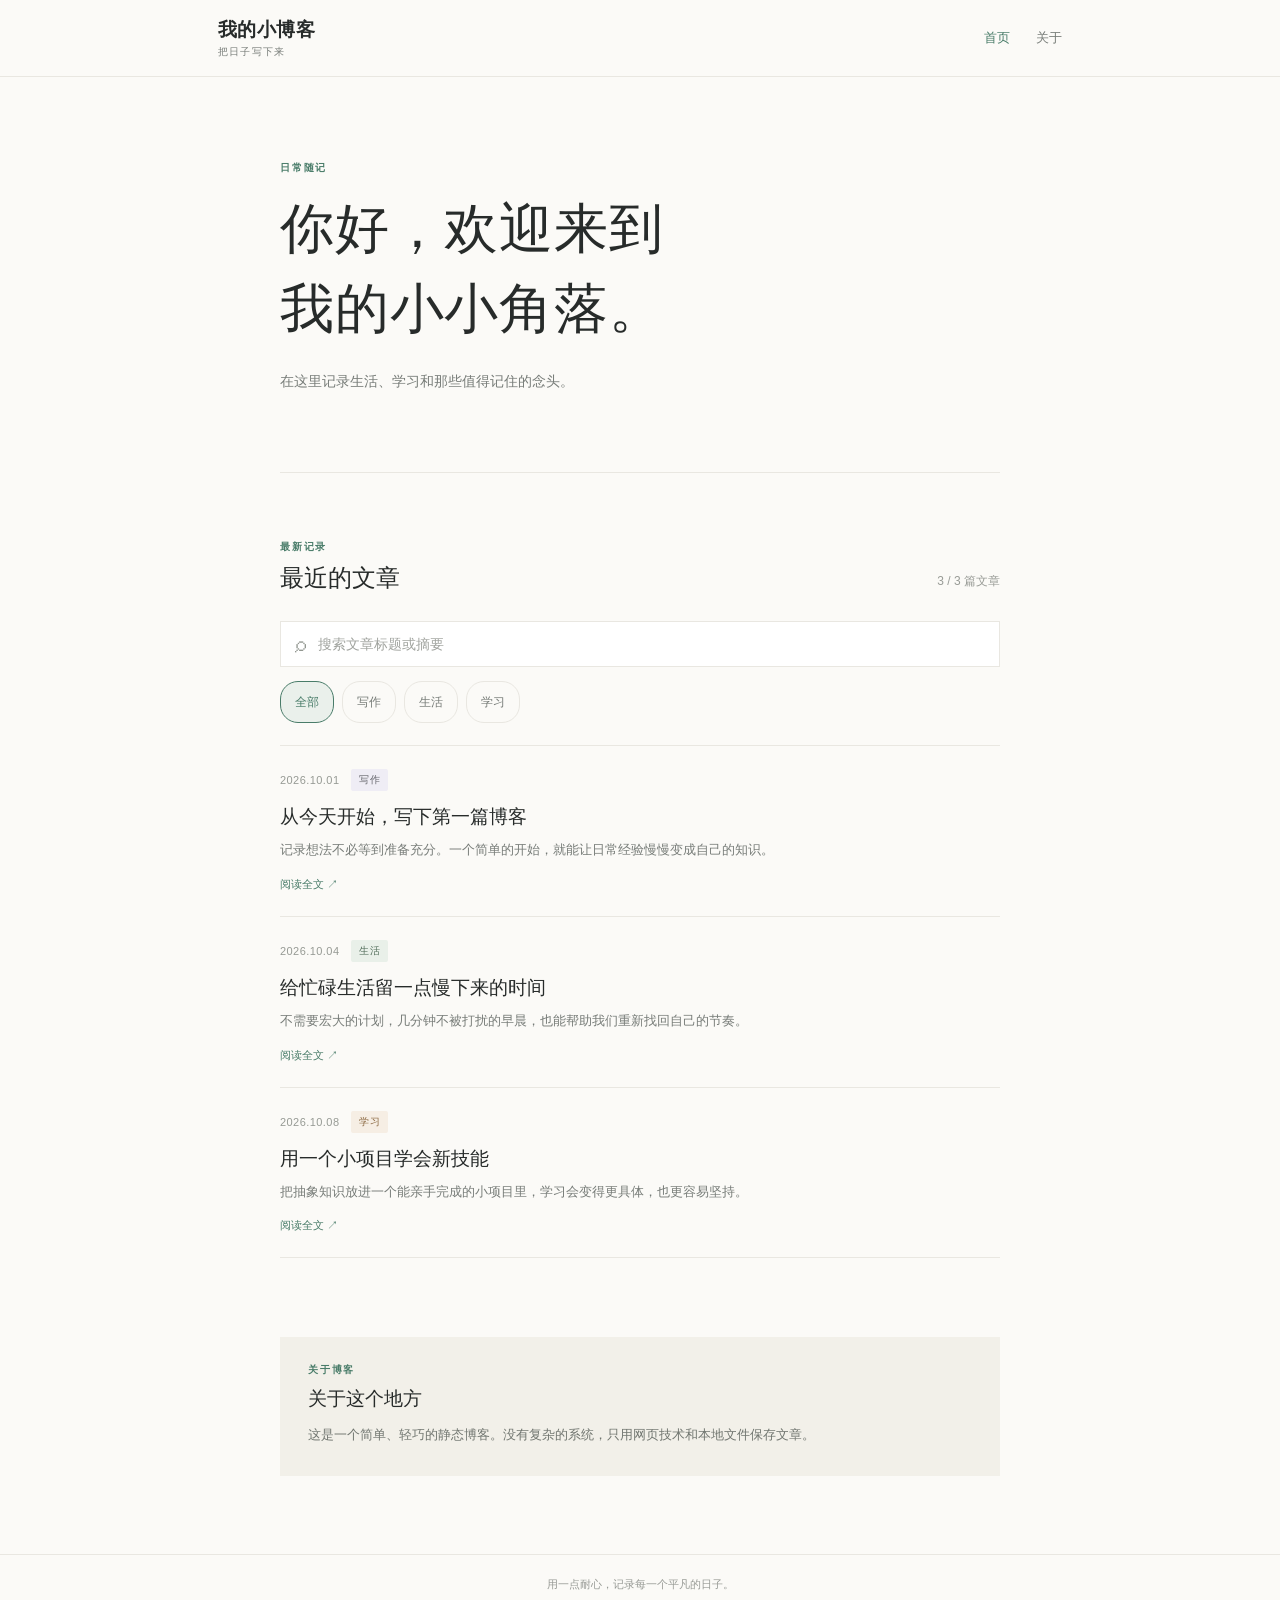
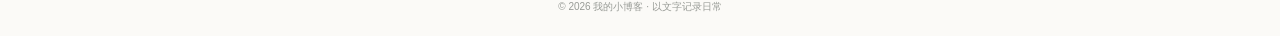
<file: index.html>
<!doctype html>
<html lang="zh-CN">
<head>
  <meta charset="utf-8">
  <meta name="viewport" content="width=device-width, initial-scale=1">
  <meta name="description" content="一个用来记录生活、写作和学习的小小静态博客。">
  <title>我的小博客</title>
  <link rel="stylesheet" href="assets/css/style.css">
  <script src="data/posts.js" defer></script>
  <script src="assets/js/main.js" defer></script>
</head>
<body>
  <header class="site-header">
    <div class="header-inner">
      <a class="brand" href="index.html">我的小博客<span>把日子写下来</span></a>
      <nav aria-label="主导航"><a class="active" href="index.html">首页</a><a href="#about">关于</a></nav>
    </div>
  </header>
  <main class="page-shell">
    <section class="hero">
      <p class="eyebrow">日常随记</p>
      <h1>你好，欢迎来到<br>我的小小角落。</h1>
      <p>在这里记录生活、学习和那些值得记住的念头。</p>
    </section>
    <section class="posts-section" aria-labelledby="posts-heading">
      <div class="section-heading"><div><p class="eyebrow">最新记录</p><h2 id="posts-heading">最近的文章</h2></div><span id="post-count" class="post-count"></span></div>
      <div class="post-tools">
        <label class="search-box"><span aria-hidden="true">⌕</span><input id="post-search" type="search" placeholder="搜索文章标题或摘要" autocomplete="off" aria-label="搜索文章标题或摘要"></label>
        <div id="category-filters" class="category-filters" role="group" aria-label="按分类筛选文章"></div>
      </div>
      <div id="post-list" class="post-list" aria-live="polite"></div>
    </section>
    <section id="about" class="about-card"><p class="eyebrow">关于博客</p><h2>关于这个地方</h2><p>这是一个简单、轻巧的静态博客。没有复杂的系统，只用网页技术和本地文件保存文章。</p></section>
  </main>
  <footer class="site-footer"><p>用一点耐心，记录每一个平凡的日子。</p><p class="copyright">© 2026 我的小博客 · 以文字记录日常</p></footer>
</body>
</html>
</file>
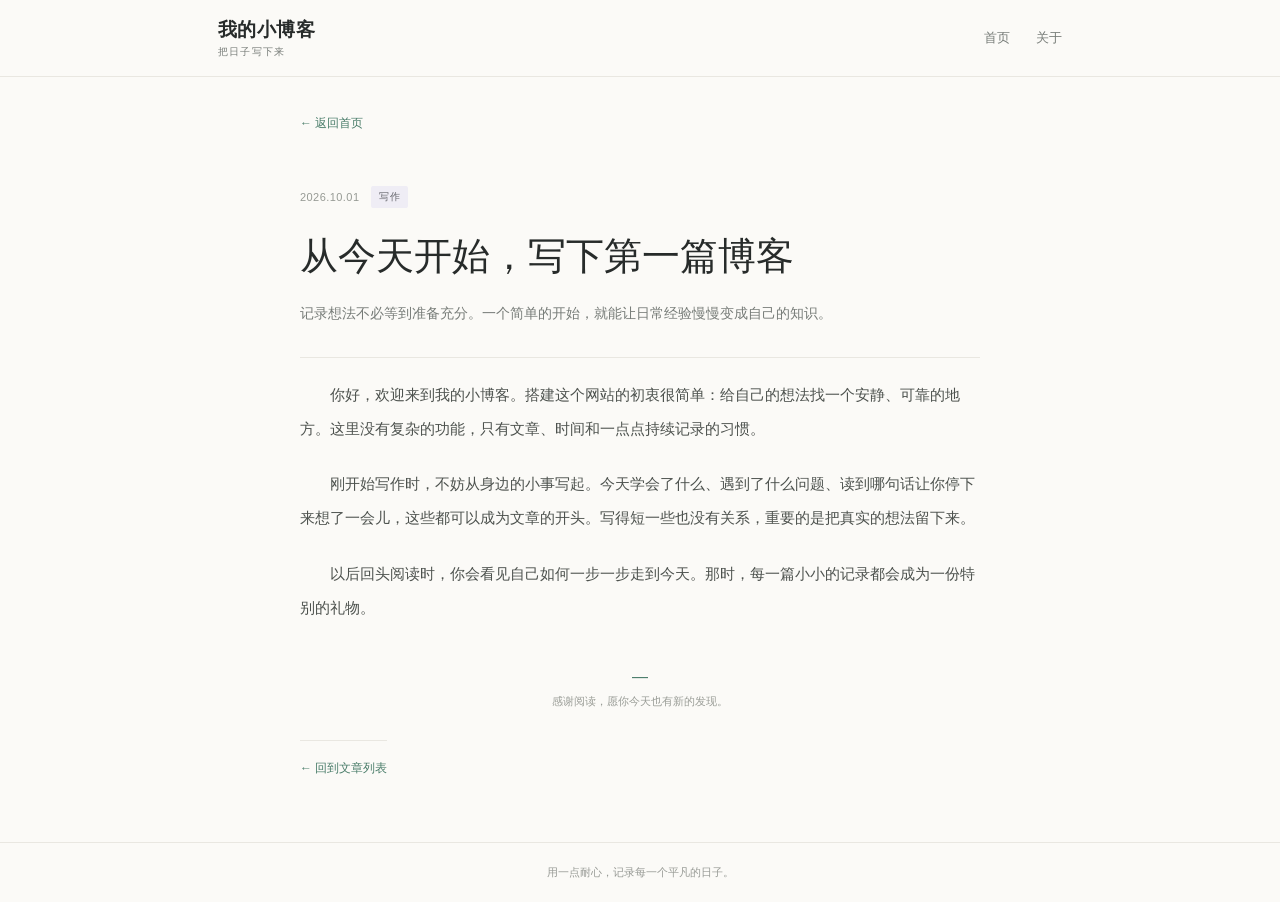
<file: posts/first-step.html>
<!doctype html>
<html lang="zh-CN"><head><meta charset="utf-8"><meta name="viewport" content="width=device-width, initial-scale=1"><title>从今天开始，写下第一篇博客 · 我的小博客</title><link rel="stylesheet" href="../assets/css/style.css"><script src="../data/posts.js" defer></script><script src="../assets/js/main.js" defer></script></head>
<body><header class="site-header"><div class="header-inner"><a class="brand" href="../index.html">我的小博客<span>把日子写下来</span></a><nav aria-label="主导航"><a href="../index.html">首页</a><a href="../index.html#about">关于</a></nav></div></header><main class="page-shell article-shell"><a class="back-link" href="../index.html">← 返回首页</a><article id="article-content" class="article-content" data-slug="first-step"></article><div class="article-end"><span>—</span><p>感谢阅读，愿你今天也有新的发现。</p></div><a class="back-link bottom-back" href="../index.html">← 回到文章列表</a></main><footer class="site-footer"><p>用一点耐心，记录每一个平凡的日子。</p></footer></body></html>
</file>
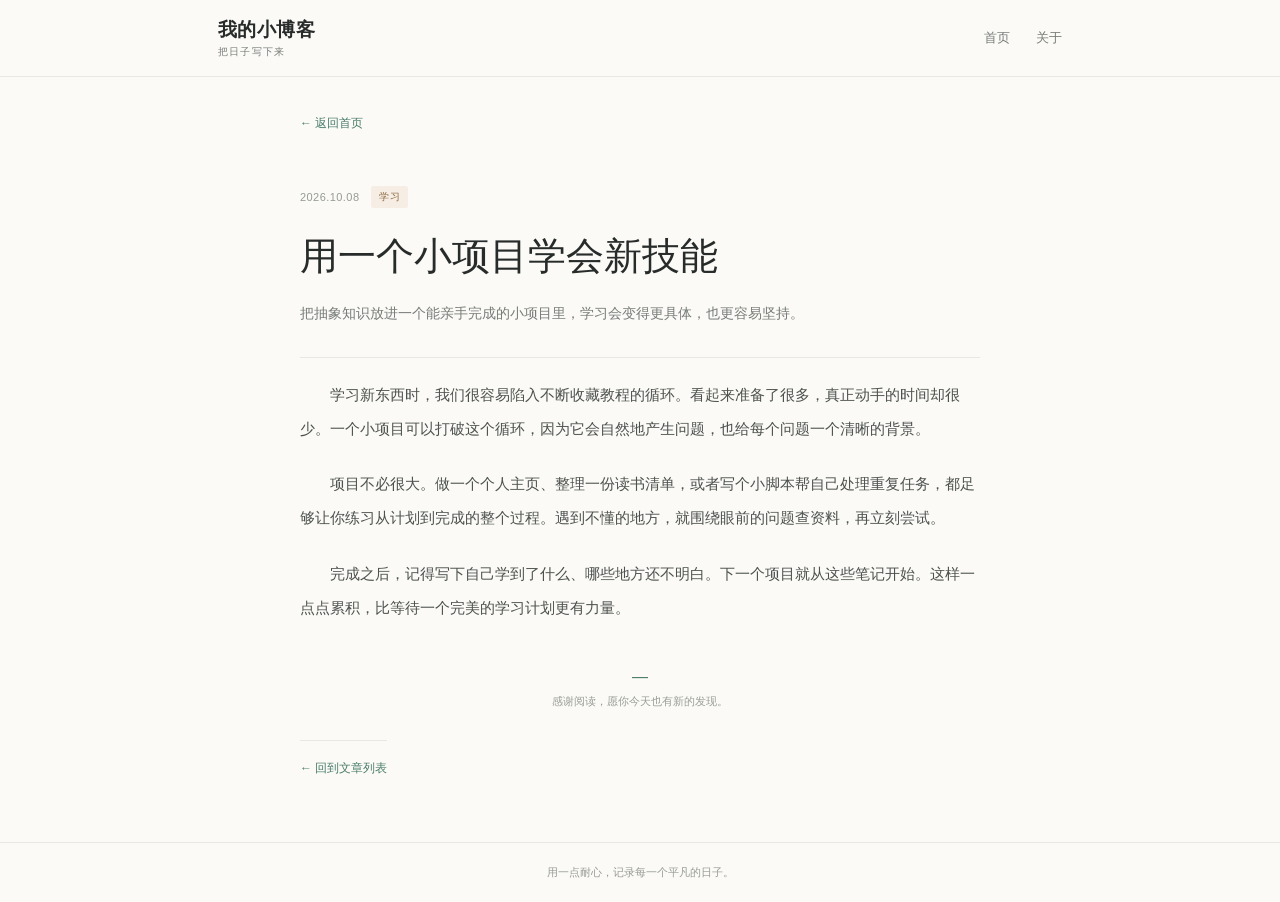
<file: posts/learn-by-making.html>
<!doctype html>
<html lang="zh-CN"><head><meta charset="utf-8"><meta name="viewport" content="width=device-width, initial-scale=1"><title>用一个小项目学会新技能 · 我的小博客</title><link rel="stylesheet" href="../assets/css/style.css"><script src="../data/posts.js" defer></script><script src="../assets/js/main.js" defer></script></head>
<body><header class="site-header"><div class="header-inner"><a class="brand" href="../index.html">我的小博客<span>把日子写下来</span></a><nav aria-label="主导航"><a href="../index.html">首页</a><a href="../index.html#about">关于</a></nav></div></header><main class="page-shell article-shell"><a class="back-link" href="../index.html">← 返回首页</a><article id="article-content" class="article-content" data-slug="learn-by-making"></article><div class="article-end"><span>—</span><p>感谢阅读，愿你今天也有新的发现。</p></div><a class="back-link bottom-back" href="../index.html">← 回到文章列表</a></main><footer class="site-footer"><p>用一点耐心，记录每一个平凡的日子。</p></footer></body></html>
</file>
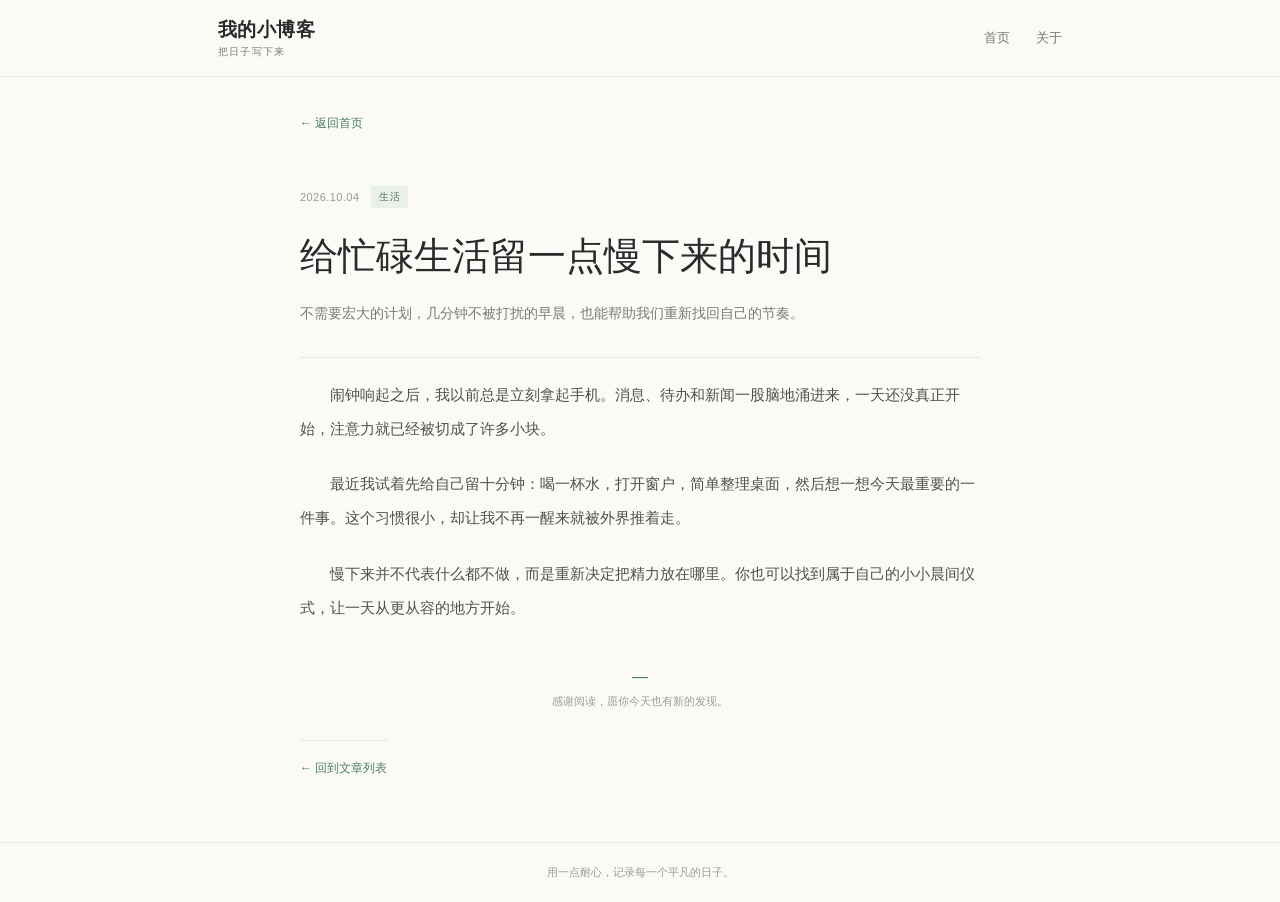
<file: posts/slow-morning.html>
<!doctype html>
<html lang="zh-CN"><head><meta charset="utf-8"><meta name="viewport" content="width=device-width, initial-scale=1"><title>给忙碌生活留一点慢下来的时间 · 我的小博客</title><link rel="stylesheet" href="../assets/css/style.css"><script src="../data/posts.js" defer></script><script src="../assets/js/main.js" defer></script></head>
<body><header class="site-header"><div class="header-inner"><a class="brand" href="../index.html">我的小博客<span>把日子写下来</span></a><nav aria-label="主导航"><a href="../index.html">首页</a><a href="../index.html#about">关于</a></nav></div></header><main class="page-shell article-shell"><a class="back-link" href="../index.html">← 返回首页</a><article id="article-content" class="article-content" data-slug="slow-morning"></article><div class="article-end"><span>—</span><p>感谢阅读，愿你今天也有新的发现。</p></div><a class="back-link bottom-back" href="../index.html">← 回到文章列表</a></main><footer class="site-footer"><p>用一点耐心，记录每一个平凡的日子。</p></footer></body></html>
</file>
<file: assets/css/style.css>
:root { color-scheme: light; --ink: #272b2a; --muted: #777c78; --paper: #fbfaf7; --line: #e9e7e1; --accent: #497c69; --serif: "Noto Serif SC", "Songti SC", serif; --sans: "DM Sans", "PingFang SC", "Microsoft YaHei", sans-serif; }
* { box-sizing: border-box; }
html { scroll-behavior: smooth; }
body { margin: 0; background: var(--paper); color: var(--ink); font-family: var(--sans); -webkit-font-smoothing: antialiased; }
a { color: inherit; }
.site-header { border-bottom: 1px solid var(--line); }
.header-inner { max-width: 900px; min-height: 76px; margin: auto; padding: 0 28px; display: flex; align-items: center; justify-content: space-between; }
.brand { text-decoration: none; font-family: var(--serif); font-weight: 700; font-size: 19px; letter-spacing: .02em; }
.brand span { display: block; margin-top: 2px; color: var(--muted); font-family: var(--sans); font-size: 10px; font-weight: 400; letter-spacing: .12em; }
nav { display: flex; gap: 26px; color: var(--muted); font-size: 13px; }
nav a { text-decoration: none; transition: color .2s; } nav a:hover, nav a.active { color: var(--accent); }
.page-shell { width: min(100% - 48px, 720px); margin: 0 auto; }
.hero { padding: 84px 0 78px; border-bottom: 1px solid var(--line); }
.eyebrow { margin: 0 0 15px; color: var(--accent); font-size: 10px; font-weight: 700; letter-spacing: .18em; }
.hero h1 { margin: 0; font-family: var(--serif); font-size: clamp(36px, 7vw, 54px); line-height: 1.48; font-weight: 500; letter-spacing: .015em; }
.hero > p:last-child { margin: 18px 0 0; color: var(--muted); font-size: 14px; line-height: 1.9; }
.posts-section { padding: 67px 0 74px; }
.section-heading { display: flex; align-items: end; justify-content: space-between; margin-bottom: 27px; }
.section-heading .eyebrow { margin-bottom: 8px; }
.section-heading h2, .about-card h2 { margin: 0; font-family: var(--serif); font-size: 24px; font-weight: 500; }
.post-count { padding-bottom: 4px; color: #989b96; font-size: 12px; }
.post-tools { display: grid; gap: 14px; margin: 0 0 22px; }
.search-box { min-height: 46px; display: flex; align-items: center; gap: 10px; padding: 0 14px; border: 1px solid var(--line); background: #fff; color: #929790; }
.search-box:focus-within { border-color: var(--accent); box-shadow: 0 0 0 2px rgba(73, 124, 105, .1); }
.search-box > span { font-size: 22px; line-height: 1; }
.search-box input { width: 100%; min-width: 0; border: 0; outline: 0; background: transparent; color: var(--ink); font: inherit; font-size: 14px; }
.search-box input::placeholder { color: #a0a39e; }
.category-filters { display: flex; flex-wrap: wrap; gap: 8px; }
.filter-chip { min-height: 42px; padding: 0 14px; border: 1px solid var(--line); border-radius: 18px; background: transparent; color: var(--muted); font: inherit; font-size: 12px; cursor: pointer; }
.filter-chip:hover, .filter-chip.is-active { border-color: var(--accent); background: #eaf0eb; color: var(--accent); }
.filter-chip:focus-visible { outline: 2px solid var(--accent); outline-offset: 2px; }
.empty-state { margin: 0; padding: 28px 16px; border-top: 1px solid var(--line); color: var(--muted); font-size: 13px; line-height: 1.8; text-align: center; }
.post-list { border-top: 1px solid var(--line); }
.post-card { border-bottom: 1px solid var(--line); }
.post-card-link { display: block; padding: 23px 17px 24px; margin: 0 -17px; text-decoration: none; transition: background .18s; }
.post-card-link:hover { background: #f4f2ec; }
.post-meta { display: flex; align-items: center; gap: 12px; color: #969a94; font-size: 11px; letter-spacing: .04em; }
.tag { display: inline-block; border-radius: 2px; padding: 4px 8px; color: #65666c; font-size: 10px; letter-spacing: .03em; }
.tag-lavender { background: #efedf5; } .tag-green { background: #e9f0e9; color: #55705d; } .tag-orange { background: #f6eee4; color: #8b6841; }
.post-card h3 { margin: 13px 0 8px; font-family: var(--serif); font-size: 19px; font-weight: 500; }
.post-card p { max-width: 610px; margin: 0; color: var(--muted); font-size: 13px; line-height: 1.9; }
.read-more { display: inline-block; margin-top: 14px; color: var(--accent); font-size: 11px; }
.about-card { margin: 5px 0 78px; padding: 26px 28px 28px; background: #f2f0e9; }
.about-card .eyebrow { margin-bottom: 9px; } .about-card h2 { font-size: 19px; }
.about-card > p:last-child { max-width: 570px; margin: 11px 0 0; color: #717670; font-size: 13px; line-height: 1.9; }
.site-footer { border-top: 1px solid var(--line); padding: 22px 20px; text-align: center; color: #989b96; font-size: 11px; }
.site-footer p { margin: 0; }
.site-footer .copyright { margin-top: 8px; font-size: 10px; }
.article-shell { max-width: 680px; padding-top: 36px; padding-bottom: 65px; }
.back-link { display: inline-block; color: var(--accent); font-size: 12px; text-decoration: none; }
.back-link:hover { text-decoration: underline; }
.article-content { margin-top: 54px; }
.article-header { padding-bottom: 30px; border-bottom: 1px solid var(--line); }
.article-header h1 { margin: 19px 0 13px; font-family: var(--serif); font-size: clamp(28px, 5vw, 38px); font-weight: 500; line-height: 1.55; }
.article-summary { margin: 0; color: var(--muted); font-size: 14px; line-height: 2; }
.article-body { padding-top: 21px; }
.article-body p { margin: 0 0 22px; color: #4d524e; font-family: var(--serif); font-size: 15px; line-height: 2.25; text-indent: 2em; }
.article-end { margin: 43px 0 31px; text-align: center; color: #9a9d97; }
.article-end span { color: var(--accent); } .article-end p { margin: 8px 0; font-size: 11px; }
.bottom-back { padding-top: 19px; border-top: 1px solid var(--line); }
/* 清晰的键盘焦点与触控反馈，方便手机和平板浏览。 */
a { -webkit-tap-highlight-color: rgba(73, 124, 105, .14); }
a:focus-visible { outline: 2px solid var(--accent); outline-offset: 4px; border-radius: 2px; }
@media (min-width: 561px) and (max-width: 900px) {
  .page-shell { width: min(100% - 64px, 720px); }
  .hero { padding-top: 76px; padding-bottom: 68px; }
  .article-shell { width: min(100% - 80px, 680px); }
}
@media (max-width: 560px) { .header-inner { min-height: 68px; padding: 0 22px; } nav { gap: 17px; } .page-shell { width: min(100% - 40px, 720px); } .hero { padding: 66px 0 58px; } .posts-section { padding: 54px 0 58px; } .post-card-link { padding: 21px 10px; margin: 0 -10px; } .about-card { margin-bottom: 60px; padding: 23px 21px; } .article-shell { padding-top: 28px; } .article-content { margin-top: 42px; } .article-body p { font-size: 14px; } }
</file>
